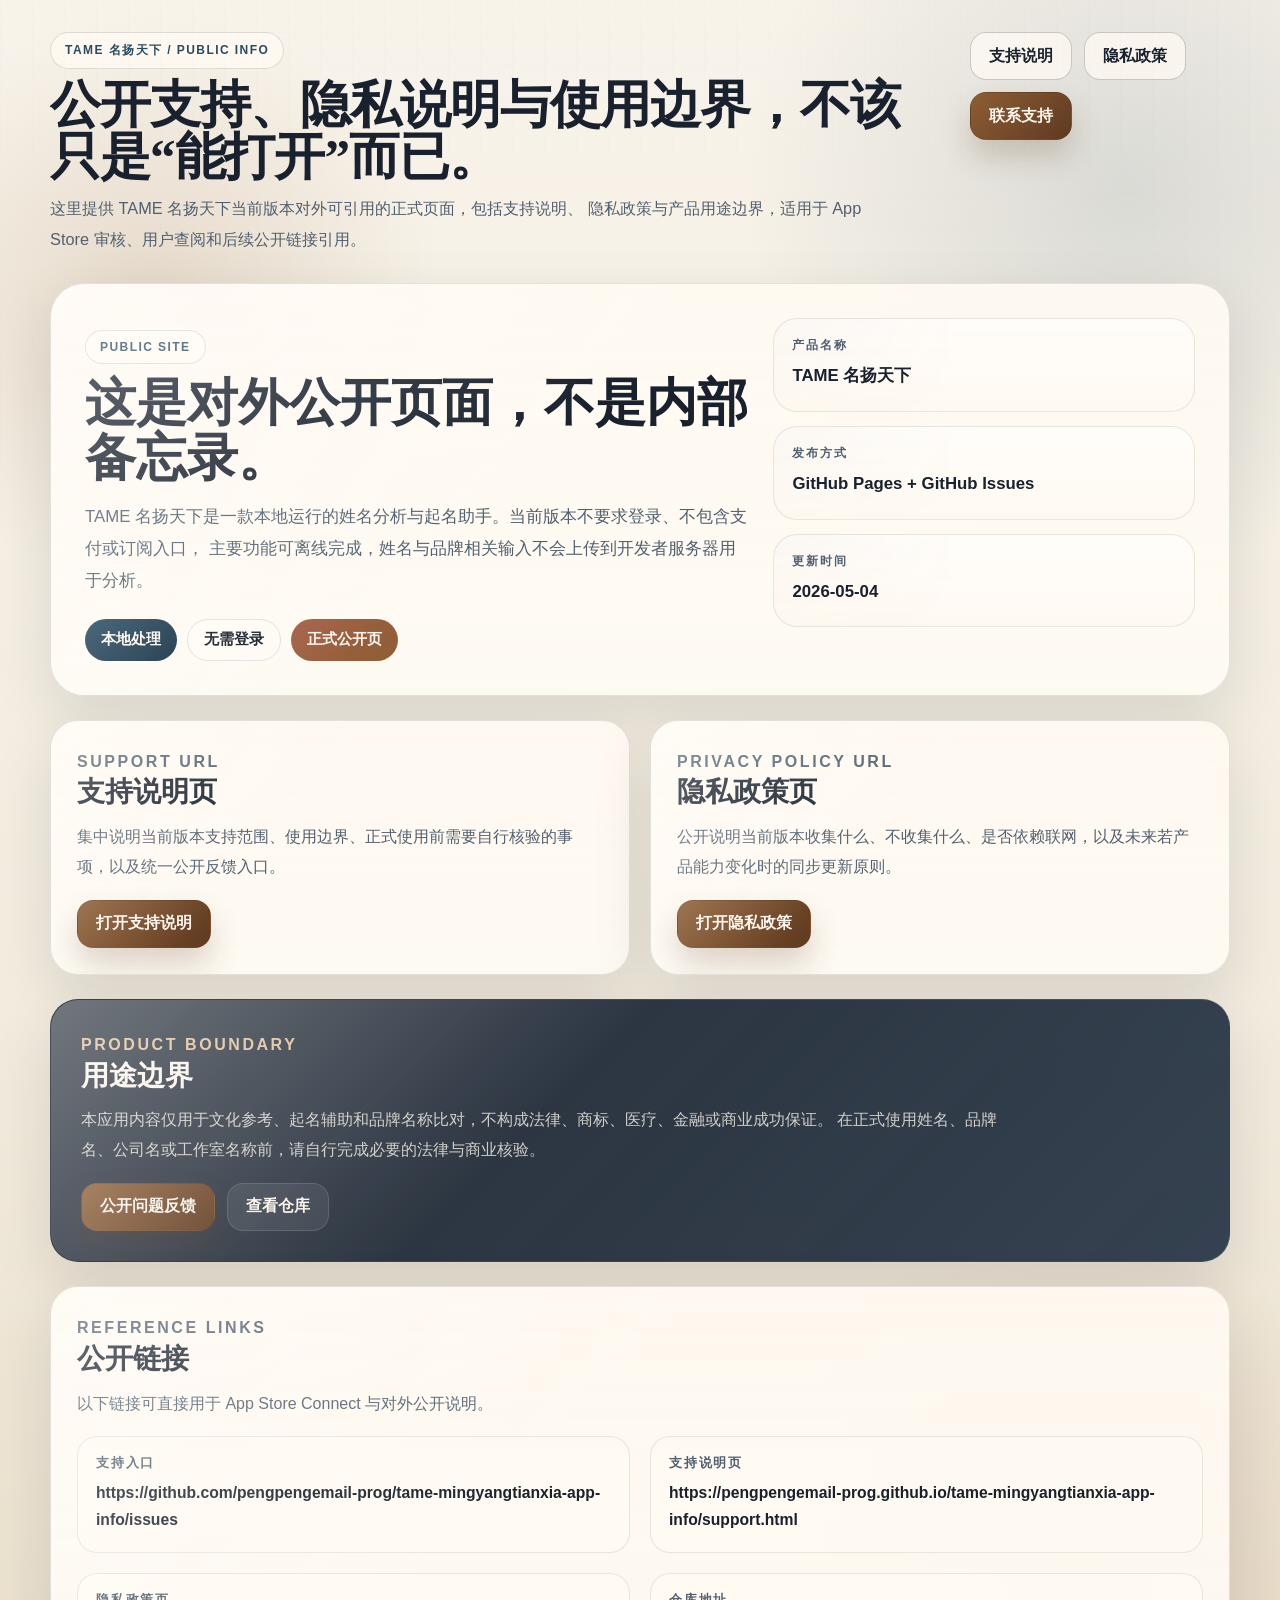
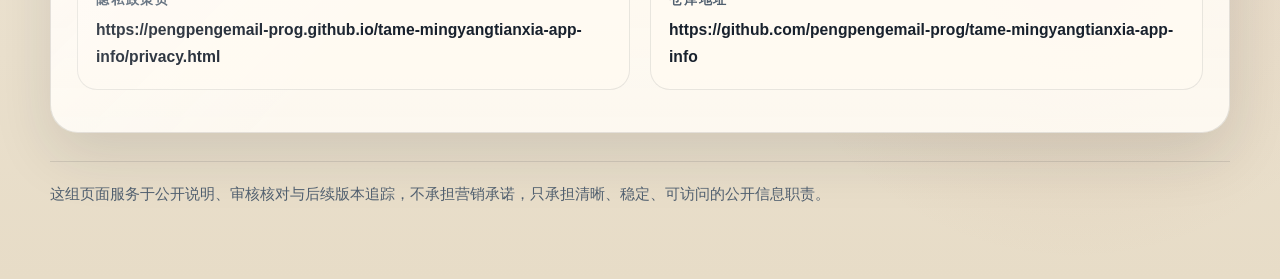
<file: index.html>
<!doctype html>
<html lang="zh-CN">
  <head>
    <meta charset="utf-8">
    <meta name="viewport" content="width=device-width, initial-scale=1">
    <title>TAME 名扬天下 | 支持与隐私</title>
    <meta
      name="description"
      content="TAME 名扬天下官方支持与隐私说明页面，包含支持说明、隐私政策、应用边界与联系方式。">
    <link rel="stylesheet" href="./styles.css">
  </head>
  <body>
    <div class="page-shell">
      <header class="topbar">
        <div class="brand-block">
          <span class="eyebrow">TAME 名扬天下 / Public Info</span>
          <h1 class="brand-title">公开支持、隐私说明与使用边界，不该只是“能打开”而已。</h1>
          <p class="brand-subtitle">
            这里提供 TAME 名扬天下当前版本对外可引用的正式页面，包括支持说明、
            隐私政策与产品用途边界，适用于 App Store 审核、用户查阅和后续公开链接引用。
          </p>
        </div>

        <nav class="nav-links" aria-label="页面导航">
          <a class="nav-pill" href="./support.html">支持说明</a>
          <a class="nav-pill" href="./privacy.html">隐私政策</a>
          <a class="cta-link" href="https://github.com/pengpengemail-prog/tame-mingyangtianxia-app-info/issues">联系支持</a>
        </nav>
      </header>

      <section class="hero-card">
        <div class="hero-grid">
          <div>
            <p class="eyebrow">Public Site</p>
            <h2 class="hero-title">这是对外公开页面，不是内部备忘录。</h2>
            <p class="hero-copy">
              TAME 名扬天下是一款本地运行的姓名分析与起名助手。当前版本不要求登录、不包含支付或订阅入口，
              主要功能可离线完成，姓名与品牌相关输入不会上传到开发者服务器用于分析。
            </p>

            <div class="tag-row">
              <span class="tag accent">本地处理</span>
              <span class="tag muted">无需登录</span>
              <span class="tag warm">正式公开页</span>
            </div>
          </div>

          <aside class="quick-panel" aria-label="快速信息">
            <div class="metric-card">
              <p class="metric-label">产品名称</p>
              <p class="metric-value">TAME 名扬天下</p>
            </div>
            <div class="metric-card">
              <p class="metric-label">发布方式</p>
              <p class="metric-value">GitHub Pages + GitHub Issues</p>
            </div>
            <div class="metric-card">
              <p class="metric-label">更新时间</p>
              <p class="metric-value">2026-05-04</p>
            </div>
          </aside>
        </div>
      </section>

      <section class="portal-grid">
        <article class="portal-card">
          <p class="card-kicker">Support URL</p>
          <h2>支持说明页</h2>
          <p>
            集中说明当前版本支持范围、使用边界、正式使用前需要自行核验的事项，以及统一公开反馈入口。
          </p>
          <div class="inline-actions" style="margin-top: 18px;">
            <a class="cta-link" href="./support.html">打开支持说明</a>
          </div>
        </article>

        <article class="portal-card">
          <p class="card-kicker">Privacy Policy URL</p>
          <h2>隐私政策页</h2>
          <p>
            公开说明当前版本收集什么、不收集什么、是否依赖联网，以及未来若产品能力变化时的同步更新原则。
          </p>
          <div class="inline-actions" style="margin-top: 18px;">
            <a class="cta-link" href="./privacy.html">打开隐私政策</a>
          </div>
        </article>
      </section>

      <section class="notice-card">
        <p class="card-kicker">Product Boundary</p>
        <h2>用途边界</h2>
        <p>
          本应用内容仅用于文化参考、起名辅助和品牌名称比对，不构成法律、商标、医疗、金融或商业成功保证。
          在正式使用姓名、品牌名、公司名或工作室名称前，请自行完成必要的法律与商业核验。
        </p>
        <div class="inline-actions">
          <a class="cta-link" href="https://github.com/pengpengemail-prog/tame-mingyangtianxia-app-info/issues">公开问题反馈</a>
          <a class="nav-pill" href="https://github.com/pengpengemail-prog/tame-mingyangtianxia-app-info">查看仓库</a>
        </div>
      </section>

      <section class="contact-card">
        <p class="card-kicker">Reference Links</p>
        <h2>公开链接</h2>
        <p>以下链接可直接用于 App Store Connect 与对外公开说明。</p>
        <dl class="contact-grid">
          <div class="contact-item">
            <dt>支持入口</dt>
            <dd>https://github.com/pengpengemail-prog/tame-mingyangtianxia-app-info/issues</dd>
          </div>
          <div class="contact-item">
            <dt>支持说明页</dt>
            <dd>https://pengpengemail-prog.github.io/tame-mingyangtianxia-app-info/support.html</dd>
          </div>
          <div class="contact-item">
            <dt>隐私政策页</dt>
            <dd>https://pengpengemail-prog.github.io/tame-mingyangtianxia-app-info/privacy.html</dd>
          </div>
          <div class="contact-item">
            <dt>仓库地址</dt>
            <dd>https://github.com/pengpengemail-prog/tame-mingyangtianxia-app-info</dd>
          </div>
        </dl>
      </section>

      <footer class="footer">
        这组页面服务于公开说明、审核核对与后续版本追踪，不承担营销承诺，只承担清晰、稳定、可访问的公开信息职责。
      </footer>
    </div>
  </body>
</html>
</file>
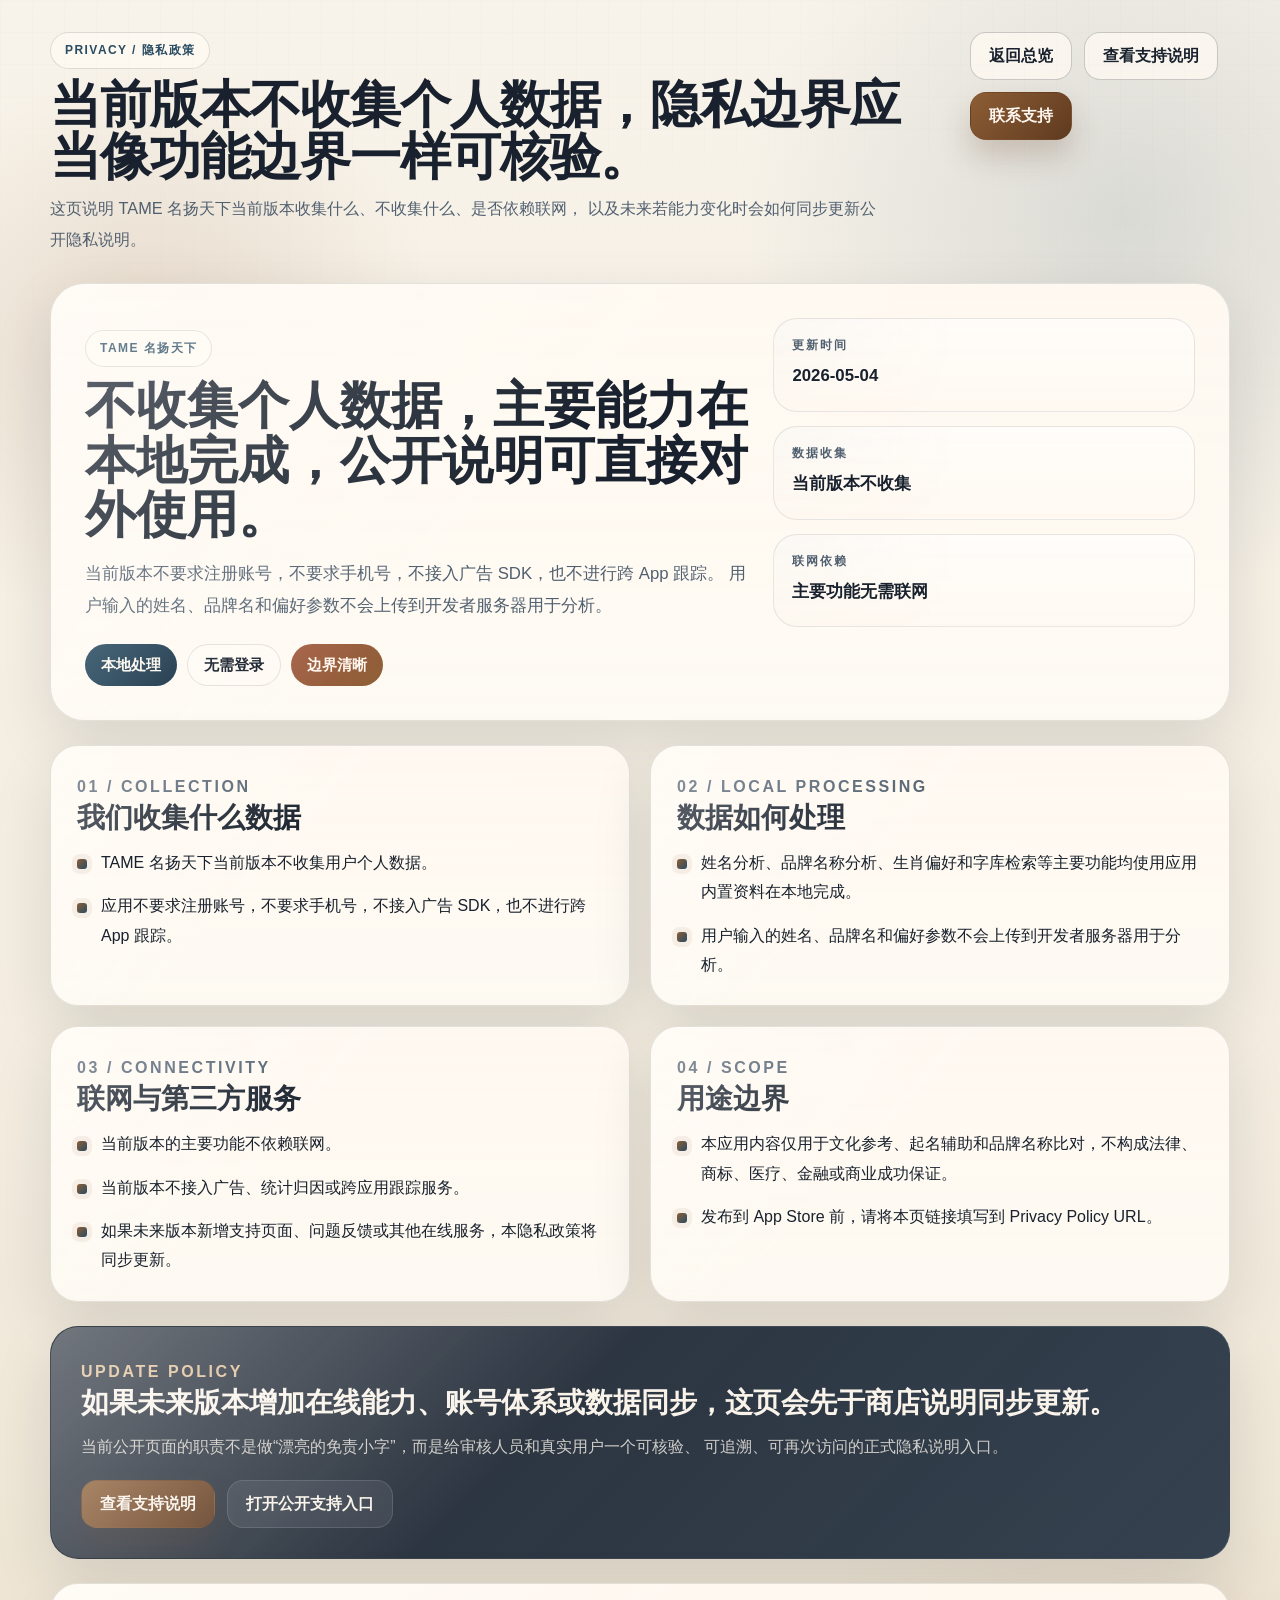
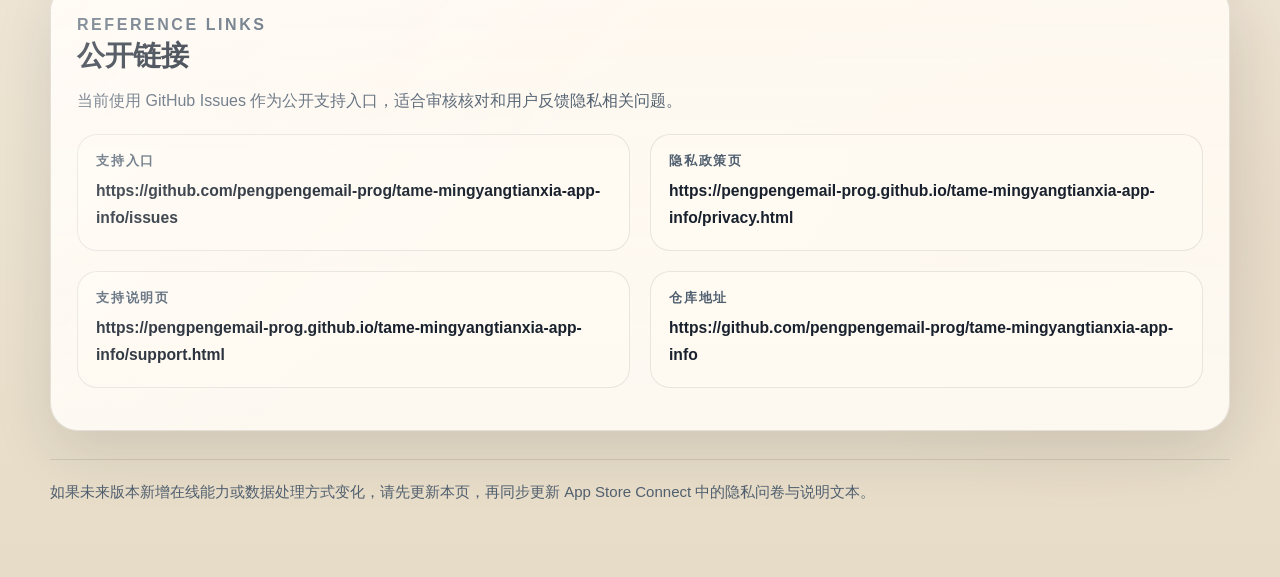
<file: privacy.html>
<!doctype html>
<html lang="zh-CN">
  <head>
    <meta charset="utf-8">
    <meta name="viewport" content="width=device-width, initial-scale=1">
    <title>TAME 名扬天下 | 隐私政策</title>
    <meta
      name="description"
      content="TAME 名扬天下官方隐私政策页面，说明数据收集、处理方式、联网与第三方服务边界。">
    <link rel="stylesheet" href="./styles.css">
  </head>
  <body>
    <div class="page-shell">
      <header class="topbar">
        <div class="brand-block">
          <span class="eyebrow">Privacy / 隐私政策</span>
          <h1 class="brand-title">当前版本不收集个人数据，隐私边界应当像功能边界一样可核验。</h1>
          <p class="brand-subtitle">
            这页说明 TAME 名扬天下当前版本收集什么、不收集什么、是否依赖联网，
            以及未来若能力变化时会如何同步更新公开隐私说明。
          </p>
        </div>

        <nav class="nav-links" aria-label="页面导航">
          <a class="nav-pill" href="./index.html">返回总览</a>
          <a class="nav-pill" href="./support.html">查看支持说明</a>
          <a class="cta-link" href="https://github.com/pengpengemail-prog/tame-mingyangtianxia-app-info/issues">联系支持</a>
        </nav>
      </header>

      <section class="hero-card">
        <div class="hero-grid">
          <div>
            <p class="eyebrow">TAME 名扬天下</p>
            <h2 class="hero-title">不收集个人数据，主要能力在本地完成，公开说明可直接对外使用。</h2>
            <p class="hero-copy">
              当前版本不要求注册账号，不要求手机号，不接入广告 SDK，也不进行跨 App 跟踪。
              用户输入的姓名、品牌名和偏好参数不会上传到开发者服务器用于分析。
            </p>
            <div class="tag-row">
              <span class="tag accent">本地处理</span>
              <span class="tag muted">无需登录</span>
              <span class="tag warm">边界清晰</span>
            </div>
          </div>

          <aside class="quick-panel" aria-label="快速信息">
            <div class="metric-card">
              <p class="metric-label">更新时间</p>
              <p class="metric-value">2026-05-04</p>
            </div>
            <div class="metric-card">
              <p class="metric-label">数据收集</p>
              <p class="metric-value">当前版本不收集</p>
            </div>
            <div class="metric-card">
              <p class="metric-label">联网依赖</p>
              <p class="metric-value">主要功能无需联网</p>
            </div>
          </aside>
        </div>
      </section>

      <main class="section-grid">
        <article class="section-card">
          <p class="card-kicker">01 / Collection</p>
          <h2>我们收集什么数据</h2>
          <ul class="bullet-list">
            <li>TAME 名扬天下当前版本不收集用户个人数据。</li>
            <li>应用不要求注册账号，不要求手机号，不接入广告 SDK，也不进行跨 App 跟踪。</li>
          </ul>
        </article>

        <article class="section-card">
          <p class="card-kicker">02 / Local Processing</p>
          <h2>数据如何处理</h2>
          <ul class="bullet-list">
            <li>姓名分析、品牌名称分析、生肖偏好和字库检索等主要功能均使用应用内置资料在本地完成。</li>
            <li>用户输入的姓名、品牌名和偏好参数不会上传到开发者服务器用于分析。</li>
          </ul>
        </article>

        <article class="section-card">
          <p class="card-kicker">03 / Connectivity</p>
          <h2>联网与第三方服务</h2>
          <ul class="bullet-list">
            <li>当前版本的主要功能不依赖联网。</li>
            <li>当前版本不接入广告、统计归因或跨应用跟踪服务。</li>
            <li>如果未来版本新增支持页面、问题反馈或其他在线服务，本隐私政策将同步更新。</li>
          </ul>
        </article>

        <article class="section-card">
          <p class="card-kicker">04 / Scope</p>
          <h2>用途边界</h2>
          <ul class="bullet-list">
            <li>本应用内容仅用于文化参考、起名辅助和品牌名称比对，不构成法律、商标、医疗、金融或商业成功保证。</li>
            <li>发布到 App Store 前，请将本页链接填写到 Privacy Policy URL。</li>
          </ul>
        </article>
      </main>

      <section class="notice-card">
        <p class="card-kicker">Update Policy</p>
        <h2>如果未来版本增加在线能力、账号体系或数据同步，这页会先于商店说明同步更新。</h2>
        <p>
          当前公开页面的职责不是做“漂亮的免责小字”，而是给审核人员和真实用户一个可核验、
          可追溯、可再次访问的正式隐私说明入口。
        </p>
        <div class="inline-actions">
          <a class="cta-link" href="./support.html">查看支持说明</a>
          <a class="nav-pill" href="https://github.com/pengpengemail-prog/tame-mingyangtianxia-app-info/issues">打开公开支持入口</a>
        </div>
      </section>

      <section class="contact-card">
        <p class="card-kicker">Reference Links</p>
        <h2>公开链接</h2>
        <p>当前使用 GitHub Issues 作为公开支持入口，适合审核核对和用户反馈隐私相关问题。</p>
        <dl class="contact-grid">
          <div class="contact-item">
            <dt>支持入口</dt>
            <dd>https://github.com/pengpengemail-prog/tame-mingyangtianxia-app-info/issues</dd>
          </div>
          <div class="contact-item">
            <dt>隐私政策页</dt>
            <dd>https://pengpengemail-prog.github.io/tame-mingyangtianxia-app-info/privacy.html</dd>
          </div>
          <div class="contact-item">
            <dt>支持说明页</dt>
            <dd>https://pengpengemail-prog.github.io/tame-mingyangtianxia-app-info/support.html</dd>
          </div>
          <div class="contact-item">
            <dt>仓库地址</dt>
            <dd>https://github.com/pengpengemail-prog/tame-mingyangtianxia-app-info</dd>
          </div>
        </dl>
      </section>

      <footer class="footer">
        如果未来版本新增在线能力或数据处理方式变化，请先更新本页，再同步更新 App Store Connect 中的隐私问卷与说明文本。
      </footer>
    </div>
  </body>
</html>
</file>
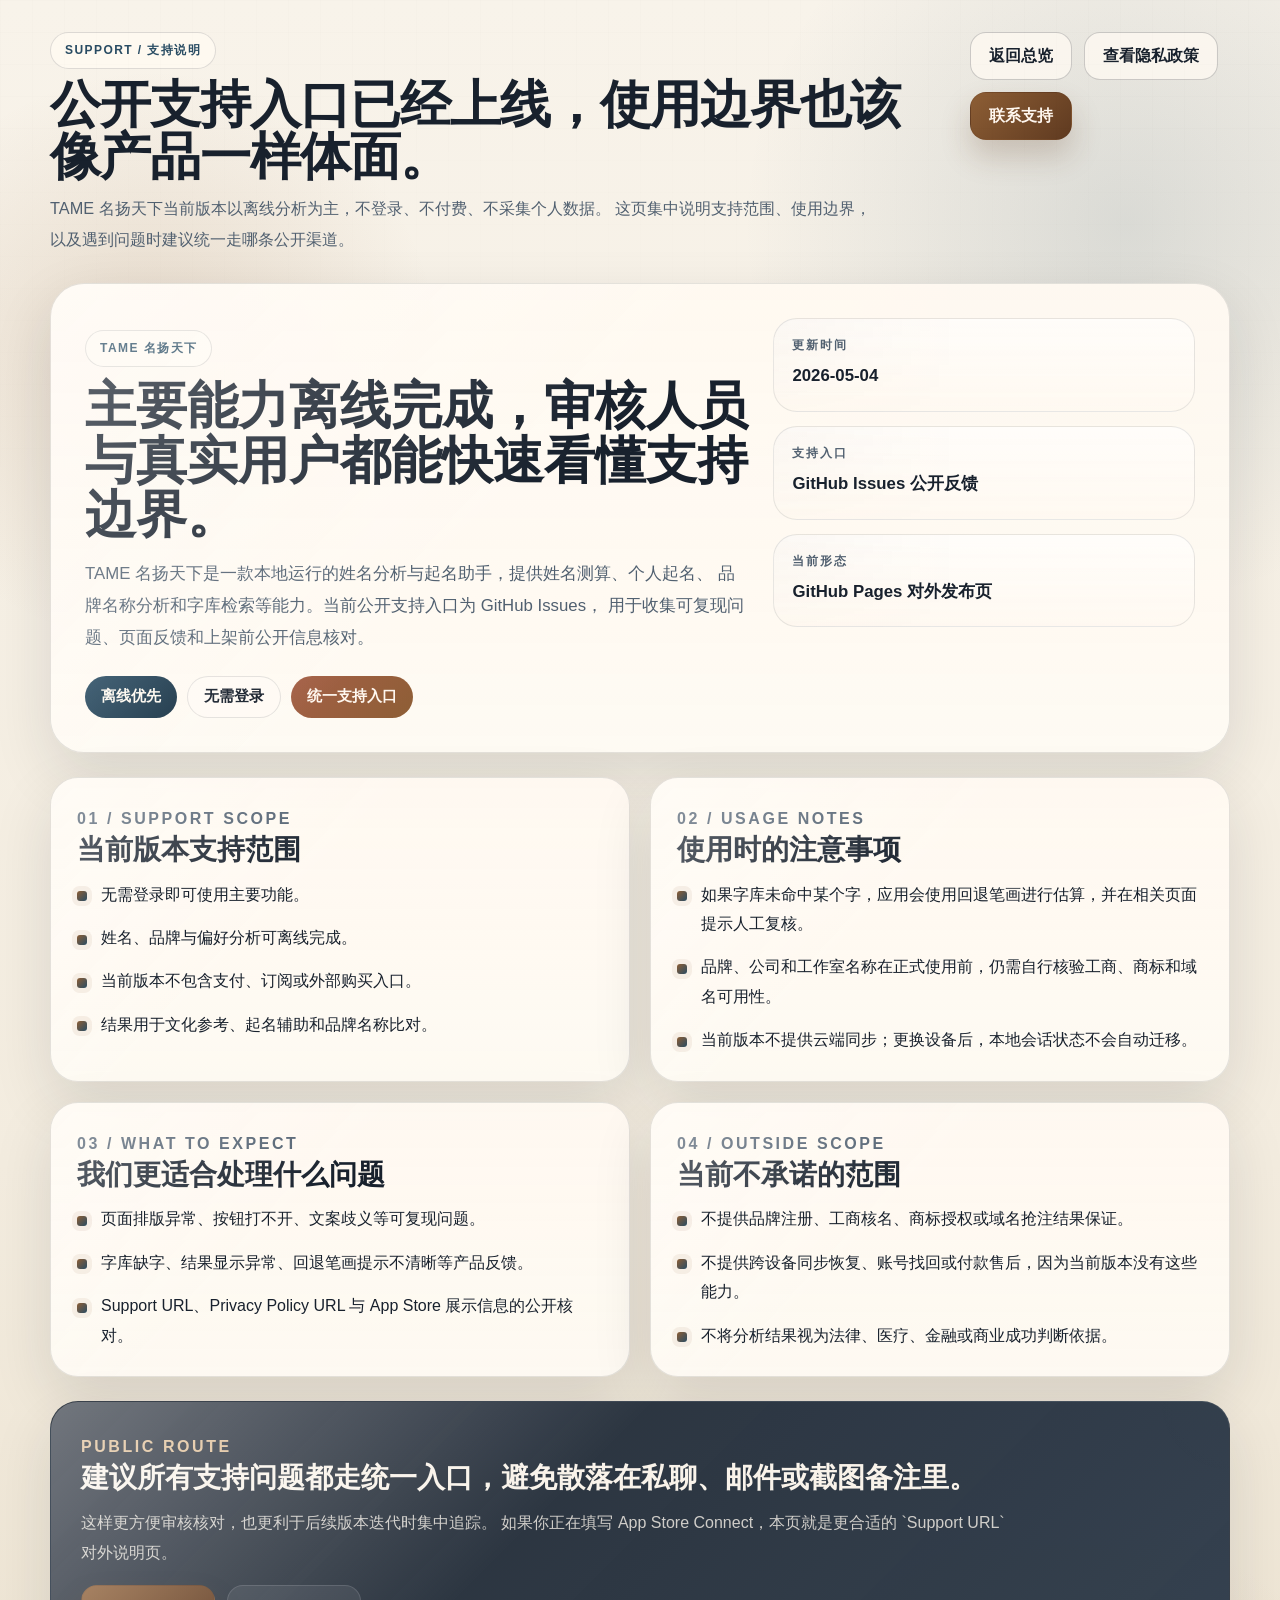
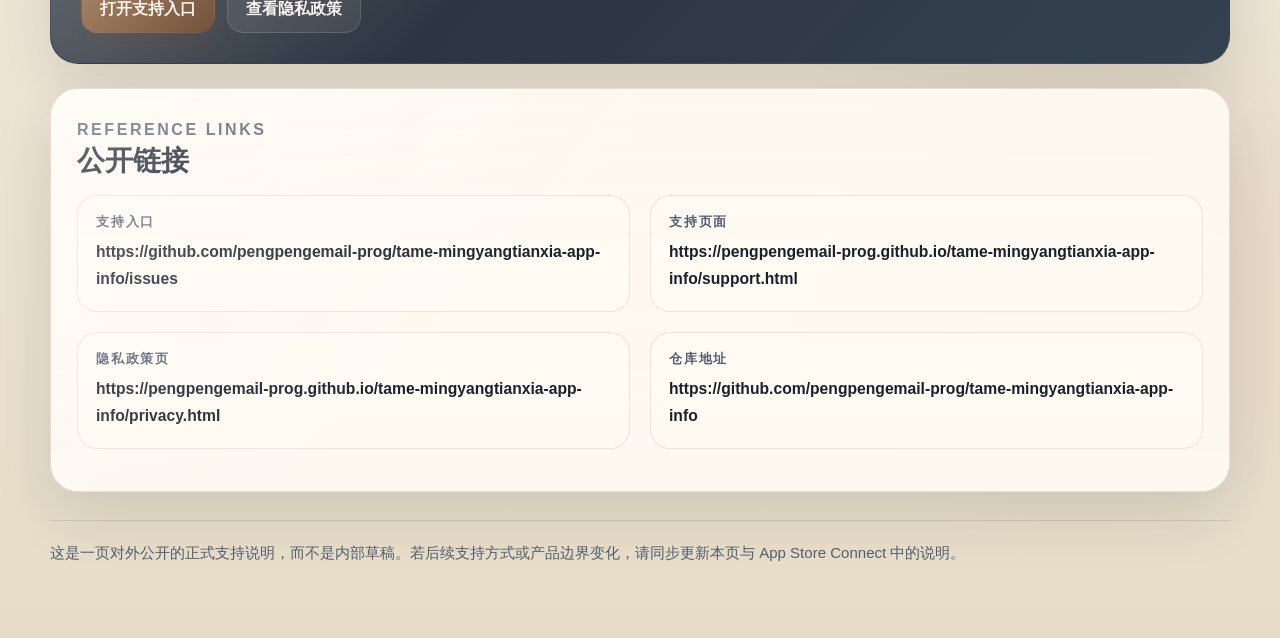
<file: support.html>
<!doctype html>
<html lang="zh-CN">
  <head>
    <meta charset="utf-8">
    <meta name="viewport" content="width=device-width, initial-scale=1">
    <title>TAME 名扬天下 | 支持说明</title>
    <meta
      name="description"
      content="TAME 名扬天下官方支持说明页面，涵盖支持范围、使用说明、应用边界与联系方式。">
    <link rel="stylesheet" href="./styles.css">
  </head>
  <body>
    <div class="page-shell">
      <header class="topbar">
        <div class="brand-block">
          <span class="eyebrow">Support / 支持说明</span>
          <h1 class="brand-title">公开支持入口已经上线，使用边界也该像产品一样体面。</h1>
          <p class="brand-subtitle">
            TAME 名扬天下当前版本以离线分析为主，不登录、不付费、不采集个人数据。
            这页集中说明支持范围、使用边界，以及遇到问题时建议统一走哪条公开渠道。
          </p>
        </div>

        <nav class="nav-links" aria-label="页面导航">
          <a class="nav-pill" href="./index.html">返回总览</a>
          <a class="nav-pill" href="./privacy.html">查看隐私政策</a>
          <a class="cta-link" href="https://github.com/pengpengemail-prog/tame-mingyangtianxia-app-info/issues">联系支持</a>
        </nav>
      </header>

      <section class="hero-card">
        <div class="hero-grid">
          <div>
            <p class="eyebrow">TAME 名扬天下</p>
            <h2 class="hero-title">主要能力离线完成，审核人员与真实用户都能快速看懂支持边界。</h2>
            <p class="hero-copy">
              TAME 名扬天下是一款本地运行的姓名分析与起名助手，提供姓名测算、个人起名、
              品牌名称分析和字库检索等能力。当前公开支持入口为 GitHub Issues，
              用于收集可复现问题、页面反馈和上架前公开信息核对。
            </p>
            <div class="tag-row">
              <span class="tag accent">离线优先</span>
              <span class="tag muted">无需登录</span>
              <span class="tag warm">统一支持入口</span>
            </div>
          </div>

          <aside class="quick-panel" aria-label="快速信息">
            <div class="metric-card">
              <p class="metric-label">更新时间</p>
              <p class="metric-value">2026-05-04</p>
            </div>
            <div class="metric-card">
              <p class="metric-label">支持入口</p>
              <p class="metric-value">GitHub Issues 公开反馈</p>
            </div>
            <div class="metric-card">
              <p class="metric-label">当前形态</p>
              <p class="metric-value">GitHub Pages 对外发布页</p>
            </div>
          </aside>
        </div>
      </section>

      <main class="section-grid">
        <article class="section-card">
          <p class="card-kicker">01 / Support Scope</p>
          <h2>当前版本支持范围</h2>
          <ul class="bullet-list">
            <li>无需登录即可使用主要功能。</li>
            <li>姓名、品牌与偏好分析可离线完成。</li>
            <li>当前版本不包含支付、订阅或外部购买入口。</li>
            <li>结果用于文化参考、起名辅助和品牌名称比对。</li>
          </ul>
        </article>

        <article class="section-card">
          <p class="card-kicker">02 / Usage Notes</p>
          <h2>使用时的注意事项</h2>
          <ul class="bullet-list">
            <li>如果字库未命中某个字，应用会使用回退笔画进行估算，并在相关页面提示人工复核。</li>
            <li>品牌、公司和工作室名称在正式使用前，仍需自行核验工商、商标和域名可用性。</li>
            <li>当前版本不提供云端同步；更换设备后，本地会话状态不会自动迁移。</li>
          </ul>
        </article>

        <article class="section-card">
          <p class="card-kicker">03 / What To Expect</p>
          <h2>我们更适合处理什么问题</h2>
          <ul class="bullet-list">
            <li>页面排版异常、按钮打不开、文案歧义等可复现问题。</li>
            <li>字库缺字、结果显示异常、回退笔画提示不清晰等产品反馈。</li>
            <li>Support URL、Privacy Policy URL 与 App Store 展示信息的公开核对。</li>
          </ul>
        </article>

        <article class="section-card">
          <p class="card-kicker">04 / Outside Scope</p>
          <h2>当前不承诺的范围</h2>
          <ul class="bullet-list">
            <li>不提供品牌注册、工商核名、商标授权或域名抢注结果保证。</li>
            <li>不提供跨设备同步恢复、账号找回或付款售后，因为当前版本没有这些能力。</li>
            <li>不将分析结果视为法律、医疗、金融或商业成功判断依据。</li>
          </ul>
        </article>
      </main>

      <section class="notice-card">
        <p class="card-kicker">Public Route</p>
        <h2>建议所有支持问题都走统一入口，避免散落在私聊、邮件或截图备注里。</h2>
        <p>
          这样更方便审核核对，也更利于后续版本迭代时集中追踪。
          如果你正在填写 App Store Connect，本页就是更合适的 `Support URL` 对外说明页。
        </p>
        <div class="inline-actions">
          <a class="cta-link" href="https://github.com/pengpengemail-prog/tame-mingyangtianxia-app-info/issues">打开支持入口</a>
          <a class="nav-pill" href="./privacy.html">查看隐私政策</a>
        </div>
      </section>

      <section class="contact-card">
        <p class="card-kicker">Reference Links</p>
        <h2>公开链接</h2>
        <dl class="contact-grid">
          <div class="contact-item">
            <dt>支持入口</dt>
            <dd>https://github.com/pengpengemail-prog/tame-mingyangtianxia-app-info/issues</dd>
          </div>
          <div class="contact-item">
            <dt>支持页面</dt>
            <dd>https://pengpengemail-prog.github.io/tame-mingyangtianxia-app-info/support.html</dd>
          </div>
          <div class="contact-item">
            <dt>隐私政策页</dt>
            <dd>https://pengpengemail-prog.github.io/tame-mingyangtianxia-app-info/privacy.html</dd>
          </div>
          <div class="contact-item">
            <dt>仓库地址</dt>
            <dd>https://github.com/pengpengemail-prog/tame-mingyangtianxia-app-info</dd>
          </div>
        </dl>
      </section>

      <footer class="footer">
        这是一页对外公开的正式支持说明，而不是内部草稿。若后续支持方式或产品边界变化，请同步更新本页与 App Store Connect 中的说明。
      </footer>
    </div>
  </body>
</html>
</file>
<file: styles.css>
:root {
  --paper: #f3ecdf;
  --paper-deep: #e7dcc7;
  --panel: rgba(255, 251, 244, 0.9);
  --panel-strong: rgba(255, 249, 241, 0.96);
  --line: rgba(33, 41, 53, 0.12);
  --line-strong: rgba(33, 41, 53, 0.22);
  --ink: #18212d;
  --ink-soft: #516070;
  --bronze: #8d5e35;
  --bronze-deep: #5f3a20;
  --sea: #294c63;
  --olive: #60704a;
  --rose: #a56047;
  --shadow: 0 22px 60px rgba(24, 33, 45, 0.12);
}

* {
  box-sizing: border-box;
}

html {
  scroll-behavior: smooth;
}

body {
  margin: 0;
  min-height: 100vh;
  color: var(--ink);
  font-family: "PingFang SC", "Hiragino Sans GB", "Noto Sans SC", -apple-system, BlinkMacSystemFont, sans-serif;
  background:
    radial-gradient(circle at 12% 16%, rgba(141, 94, 53, 0.16), transparent 18rem),
    radial-gradient(circle at 88% 10%, rgba(41, 76, 99, 0.14), transparent 24rem),
    radial-gradient(circle at 84% 82%, rgba(165, 96, 71, 0.12), transparent 20rem),
    linear-gradient(180deg, #f8f3ea 0%, var(--paper) 52%, var(--paper-deep) 100%);
}

body::before {
  content: "";
  position: fixed;
  inset: 0;
  pointer-events: none;
  background:
    linear-gradient(rgba(24, 33, 45, 0.035) 1px, transparent 1px),
    linear-gradient(90deg, rgba(24, 33, 45, 0.035) 1px, transparent 1px);
  background-size: 32px 32px;
  mask-image: linear-gradient(180deg, rgba(0, 0, 0, 0.22), transparent 70%);
}

a {
  color: inherit;
}

.page-shell {
  width: min(1180px, calc(100vw - 32px));
  margin: 0 auto;
  padding: 32px 0 72px;
}

.topbar {
  display: flex;
  align-items: flex-start;
  justify-content: space-between;
  gap: 24px;
  margin-bottom: 28px;
}

.brand-block {
  display: flex;
  flex-direction: column;
  gap: 10px;
  max-width: 56rem;
}

.eyebrow {
  display: inline-flex;
  align-items: center;
  gap: 10px;
  width: fit-content;
  padding: 9px 14px;
  border-radius: 999px;
  border: 1px solid rgba(33, 41, 53, 0.14);
  background: rgba(255, 250, 242, 0.82);
  color: var(--sea);
  font-size: 12px;
  font-weight: 700;
  letter-spacing: 0.12em;
  text-transform: uppercase;
}

.brand-title,
.hero-title,
.section-card h2,
.notice-card h2,
.contact-card h2,
.portal-card h2 {
  font-family: "Songti SC", "STSong", "Noto Serif SC", serif;
}

.brand-title {
  margin: 0;
  font-size: clamp(2.5rem, 4vw, 4.4rem);
  line-height: 1.02;
  letter-spacing: -0.02em;
}

.brand-subtitle {
  margin: 0;
  max-width: 52rem;
  color: var(--ink-soft);
  font-size: 1.02rem;
  line-height: 1.9;
}

.nav-links,
.inline-actions {
  display: flex;
  align-items: center;
  gap: 12px;
  flex-wrap: wrap;
}

.nav-pill,
.cta-link {
  display: inline-flex;
  align-items: center;
  justify-content: center;
  min-height: 48px;
  padding: 0 18px;
  border-radius: 16px;
  text-decoration: none;
  font-size: 0.98rem;
  font-weight: 700;
  transition: transform 160ms ease, border-color 160ms ease, box-shadow 160ms ease;
}

.nav-pill {
  border: 1px solid var(--line-strong);
  background: rgba(255, 250, 242, 0.76);
  color: var(--ink);
}

.cta-link {
  border: 1px solid rgba(95, 58, 32, 0.2);
  background: linear-gradient(135deg, var(--bronze), var(--bronze-deep));
  color: #fff7ef;
  box-shadow: 0 16px 30px rgba(95, 58, 32, 0.22);
}

.nav-pill:hover,
.cta-link:hover {
  transform: translateY(-1px);
}

.hero-card,
.section-card,
.notice-card,
.contact-card,
.portal-card {
  position: relative;
  overflow: hidden;
  border: 1px solid var(--line);
  background: linear-gradient(180deg, var(--panel-strong), var(--panel));
  box-shadow: var(--shadow);
}

.hero-card::before,
.section-card::before,
.notice-card::before,
.contact-card::before,
.portal-card::before {
  content: "";
  position: absolute;
  inset: 0;
  pointer-events: none;
  background: linear-gradient(135deg, rgba(255, 255, 255, 0.35), transparent 42%);
}

.hero-card {
  margin-bottom: 24px;
  padding: 34px;
  border-radius: 34px;
}

.hero-grid {
  display: grid;
  grid-template-columns: minmax(0, 1.45fr) minmax(280px, 0.92fr);
  gap: 24px;
  align-items: start;
}

.hero-title {
  margin: 0 0 16px;
  font-size: clamp(2.1rem, 4vw, 4rem);
  line-height: 1.06;
}

.hero-copy {
  margin: 0;
  max-width: 42rem;
  color: var(--ink-soft);
  font-size: 1.05rem;
  line-height: 1.9;
}

.tag-row {
  display: flex;
  gap: 10px;
  flex-wrap: wrap;
  margin-top: 22px;
}

.tag {
  display: inline-flex;
  align-items: center;
  justify-content: center;
  min-height: 42px;
  padding: 0 16px;
  border-radius: 999px;
  font-size: 0.95rem;
  font-weight: 700;
  text-decoration: none;
}

.tag.accent {
  color: #fdf8ef;
  background: linear-gradient(135deg, var(--sea), #183244);
}

.tag.muted {
  background: rgba(255, 251, 244, 0.82);
  border: 1px solid rgba(33, 41, 53, 0.12);
}

.tag.warm {
  color: #fff7ef;
  background: linear-gradient(135deg, var(--rose), var(--bronze));
}

.quick-panel {
  display: grid;
  gap: 14px;
}

.metric-card {
  padding: 18px 18px 20px;
  border-radius: 24px;
  border: 1px solid rgba(33, 41, 53, 0.1);
  background:
    linear-gradient(180deg, rgba(255, 255, 255, 0.58), rgba(255, 249, 241, 0.92)),
    linear-gradient(90deg, rgba(141, 94, 53, 0.08), transparent 45%);
}

.metric-label {
  margin: 0 0 8px;
  color: var(--ink-soft);
  font-size: 0.78rem;
  font-weight: 700;
  letter-spacing: 0.14em;
  text-transform: uppercase;
}

.metric-value {
  margin: 0;
  font-size: 1.05rem;
  line-height: 1.7;
  font-weight: 700;
}

.section-grid,
.portal-grid,
.contact-grid {
  display: grid;
  gap: 20px;
}

.section-grid {
  grid-template-columns: repeat(2, minmax(0, 1fr));
}

.portal-grid {
  grid-template-columns: repeat(2, minmax(0, 1fr));
  margin-top: 24px;
}

.section-card,
.portal-card,
.notice-card,
.contact-card {
  border-radius: 28px;
}

.section-card,
.portal-card,
.contact-card {
  padding: 26px;
}

.card-kicker {
  margin: 0 0 14px;
  color: var(--bronze);
  font-size: 0.82rem;
  font-weight: 700;
  letter-spacing: 0.16em;
  text-transform: uppercase;
}

.section-card h2,
.portal-card h2,
.notice-card h2,
.contact-card h2 {
  margin: 0 0 14px;
  font-size: 1.75rem;
  line-height: 1.14;
}

.section-card p,
.portal-card p,
.notice-card p,
.contact-card p {
  margin: 0;
  color: var(--ink-soft);
  font-size: 1rem;
  line-height: 1.86;
}

.bullet-list {
  list-style: none;
  margin: 0;
  padding: 0;
  display: grid;
  gap: 14px;
}

.bullet-list li {
  position: relative;
  padding-left: 24px;
  color: var(--ink);
  font-size: 1rem;
  line-height: 1.84;
}

.bullet-list li::before {
  content: "";
  position: absolute;
  left: 0;
  top: 0.72em;
  width: 10px;
  height: 10px;
  border-radius: 3px;
  background: linear-gradient(135deg, var(--bronze), var(--sea));
  box-shadow: 0 0 0 5px rgba(141, 94, 53, 0.08);
}

.notice-card {
  margin-top: 24px;
  padding: 30px;
  background:
    linear-gradient(135deg, rgba(24, 33, 45, 0.94), rgba(45, 59, 74, 0.96)),
    radial-gradient(circle at 100% 0%, rgba(255, 255, 255, 0.06), transparent 18rem);
  border-color: rgba(255, 255, 255, 0.08);
}

.notice-card .card-kicker,
.notice-card h2,
.notice-card p,
.notice-card .nav-pill,
.notice-card .cta-link {
  color: #f9f3ea;
}

.notice-card .card-kicker {
  color: #dfbf98;
}

.notice-card p {
  max-width: 58rem;
  color: rgba(249, 243, 234, 0.8);
}

.notice-card .nav-pill {
  background: rgba(255, 255, 255, 0.08);
  border-color: rgba(255, 255, 255, 0.12);
}

.notice-card .inline-actions {
  margin-top: 18px;
}

.contact-card {
  margin-top: 24px;
}

.contact-grid {
  grid-template-columns: repeat(2, minmax(0, 1fr));
  margin-top: 18px;
}

.contact-item {
  padding: 18px;
  border-radius: 20px;
  border: 1px solid rgba(33, 41, 53, 0.1);
  background: rgba(255, 250, 242, 0.76);
}

.contact-item dt {
  margin: 0 0 8px;
  color: var(--ink-soft);
  font-size: 0.8rem;
  font-weight: 700;
  letter-spacing: 0.14em;
  text-transform: uppercase;
}

.contact-item dd {
  margin: 0;
  color: var(--ink);
  font-size: 0.98rem;
  line-height: 1.72;
  font-weight: 700;
  word-break: break-word;
}

.footer {
  margin-top: 28px;
  padding-top: 18px;
  border-top: 1px solid rgba(33, 41, 53, 0.12);
  color: var(--ink-soft);
  font-size: 0.94rem;
  line-height: 1.8;
}

@media (max-width: 920px) {
  .topbar,
  .hero-grid,
  .section-grid,
  .portal-grid,
  .contact-grid {
    grid-template-columns: 1fr;
    display: grid;
  }

  .nav-links {
    justify-content: flex-start;
  }
}

@media (max-width: 640px) {
  .page-shell {
    width: min(100vw - 20px, 1180px);
    padding-top: 20px;
    padding-bottom: 44px;
  }

  .hero-card,
  .section-card,
  .portal-card,
  .notice-card,
  .contact-card {
    padding: 22px;
    border-radius: 24px;
  }

  .brand-title {
    font-size: 2.45rem;
  }

  .hero-title {
    font-size: 2.05rem;
  }

  .section-card h2,
  .portal-card h2,
  .notice-card h2,
  .contact-card h2 {
    font-size: 1.55rem;
  }

  .nav-pill,
  .cta-link {
    width: 100%;
  }
}
</file>
